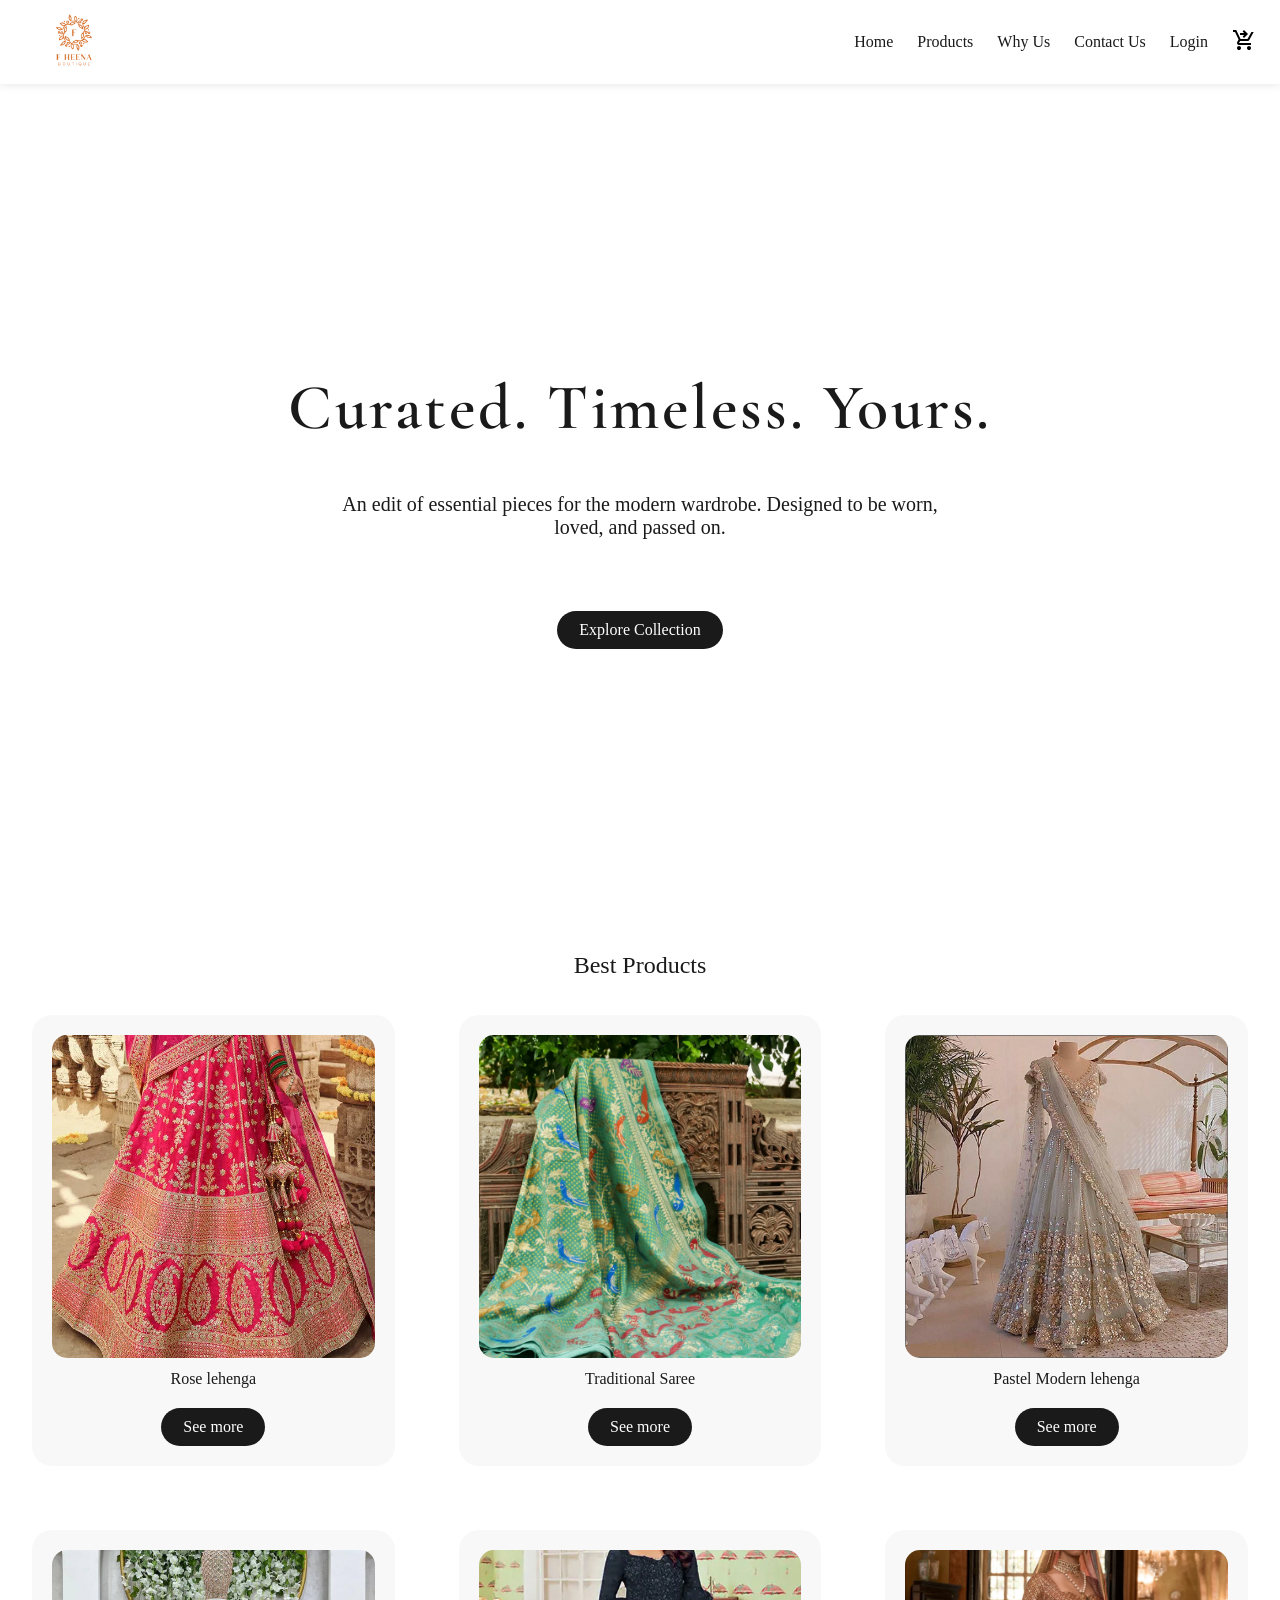
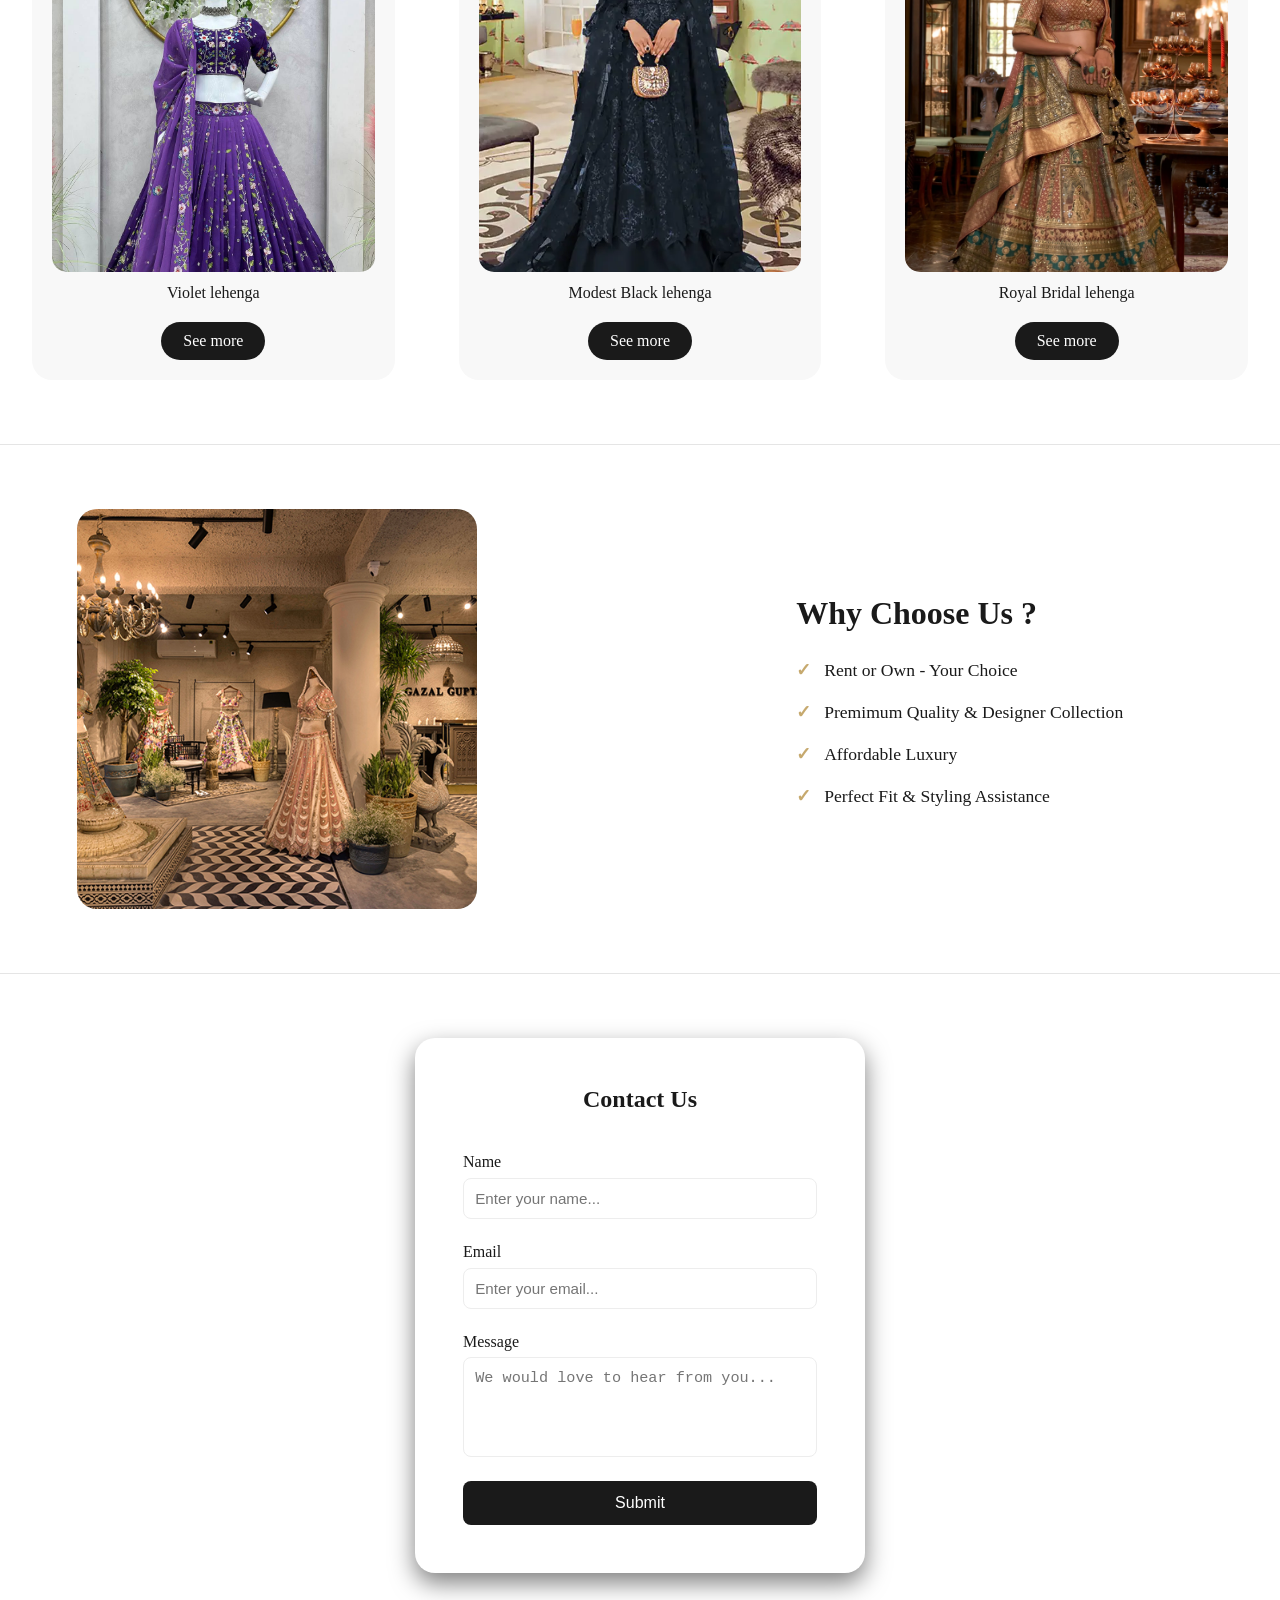
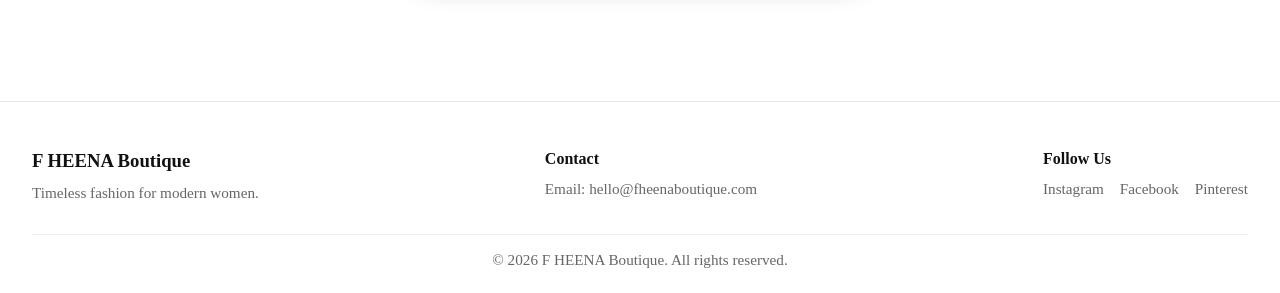
<file: FHEENA/index.html>
<!DOCTYPE html>
<html lang="en">

<head>
  <meta charset="UTF-8" />
  <meta name="viewport" content="width=device-width, initial-scale=1.0" />
  <title>F Heena Boutique</title>
  <link rel="stylesheet" href="css/style.css" />
</head>

<body>
  <header id="header">
    <nav class="navbar">
      <a href="index.html"> <img src="images/logo.png" class="logo" alt="logo" /></a>
      <input type="checkbox" id="sidebaractive">
      <label for="sidebaractive" class="open-sidebar-btn ">
        <svg xmlns="http://www.w3.org/2000/svg" height="32px" viewBox="0 -960 960 960" width="32px" fill="#1C1C1C">
          <path d="M120-240v-80h720v80H120Zm0-200v-80h720v80H120Zm0-200v-80h720v80H120Z" />
        </svg>
      </label>
      <label for="sidebaractive" id="overlay"></label>
      <ul class="nav-links">
        <label for="sidebaractive" class="close-sidebar-btn">
          <svg xmlns="http://www.w3.org/2000/svg" height="32px" viewBox="0 -960 960 960" width="32px" fill="#1C1C1C">
            <path
              d="m256-200-56-56 224-224-224-224 56-56 224 224 224-224 56 56-224 224 224 224-56 56-224-224-224 224Z" />
          </svg>
        </label>
        <li><a href="index.html#home">Home</a></li>
        <li><a href="products.html">Products</a></li>
        <li><a href="#why-us">Why Us</a></li>
        <li><a href="index.html#contact">Contact Us</a></li>
        <li><a href="login.html" id="login-link">Login</a></li>
        <li>
          <a href="cart.html"><svg height="24px" viewBox="0 -960 960 960" width="24px" fill="#000000">
              <path
                d="m480-560-56-56 63-64H320v-80h167l-64-64 57-56 160 160-160 160ZM280-80q-33 0-56.5-23.5T200-160q0-33 23.5-56.5T280-240q33 0 56.5 23.5T360-160q0 33-23.5 56.5T280-80Zm400 0q-33 0-56.5-23.5T600-160q0-33 23.5-56.5T680-240q33 0 56.5 23.5T760-160q0 33-23.5 56.5T680-80ZM40-800v-80h131l170 360h280l156-280h91L692-482q-11 20-29.5 31T622-440H324l-44 80h480v80H280q-45 0-68.5-39t-1.5-79l54-98-144-304H40Z" />
            </svg></a>
        </li>
      </ul>
    </nav>
  </header>

  <section id="home" class="hero">
    <h1>
      Curated. Timeless. <span>Yours.</span>
    </h1>
    <p>
      An edit of essential pieces for the modern wardrobe. Designed to
      be worn, loved, and passed on.
    </p>
    <a href='products.html' class="btn primary cta">Explore Collection</a>

  </section>
  <section class="products_section">
    <h1 class="best">Best Products</h1>
    <div class="product_grid">
      <article class="product_card">
        <img src="images/rose_lehenga.jpg" alt="rose_lehenga">
        <p>Rose lehenga</p>
        <a href="products.html" class="btn primary">See more</a>
      </article>
      <article class="product_card">
        <img src="images/saree.png" alt="rose_lehenga">
        <p>Traditional Saree</p>
        <a href="products.html" class="btn primary">See more</a>
      </article>

      <article class="product_card">
        <img src="images/lehenga1.png" alt="rose_lehenga">
        <p>Pastel Modern lehenga</p>
        <a href="products.html" class="btn primary">See more</a>
      </article>

      <article class="product_card">
        <img src="images/lehenga2.png" alt="rose_lehenga">
        <p>Violet lehenga</p>
        <a href="products.html" class="btn primary">See more</a>
      </article>

      <article class="product_card">
        <img src="images/modest_lehenga.jpg" alt="rose_lehenga">
        <p>Modest Black lehenga</p>
        <a href="products.html" class="btn primary">See more</a>
      </article>

      <article class="product_card">
        <img src="images/royal_wed.jpg" alt="rose_lehenga">
        <p>Royal Bridal lehenga</p>

        <a href="products.html" class="btn primary">See more</a>
      </article>
    </div>
  </section>

  <section class="why-us" id="why-us">
    <div class="image">
      <img src="images/photo.jpg" alt="image">
    </div>
    <div class="info">
      <h1>Why Choose Us ?</h1>
      <ul>
        <li>Rent or Own - Your Choice</li>
        <li>Premimum Quality & Designer Collection</li>
        <li>Affordable Luxury</li>
        <li>Perfect Fit & Styling Assistance</li>
      </ul>
    </div>
  </section>

  <section id="contact" class="contact-section">
    <form class=" forms contact-form" id="feedbackForm">
      <h2>Contact Us</h2>

      <div class="input">
        <label for="name">Name</label>
        <input type="text" id="name" name="name" placeholder="Enter your name..." required>
      </div>

      <div class="input">
        <label for="email">Email</label>
        <input type="email" id="email" name="email" placeholder="Enter your email..." required>
      </div>

      <div class="input">
        <label for="message">Message</label>
        <textarea id="message" name="message" placeholder="We would love to hear from you..." required></textarea>
      </div>

      <button type="submit">Submit</button>
    </form>
  </section>

  <footer class="footer">
    <div class="footer-container">

      <div class="footer-brand">
        <h3>F HEENA Boutique</h3>
        <p>Timeless fashion for modern women.</p>
      </div>

      <div class="footer-contact">
        <h4>Contact</h4>
        <p>Email: <a href="mailto:hello@fheenaboutique.com">hello@fheenaboutique.com</a></p>
      </div>

      <div class="footer-social">
        <h4>Follow Us</h4>
        <div class="social-icons">
          <a href="#" target="_blank">Instagram</a>
          <a href="#" target="_blank">Facebook</a>
          <a href="#" target="_blank">Pinterest</a>
        </div>
      </div>

    </div>

    <div class="footer-bottom">
      <p>© 2026 F HEENA Boutique. All rights reserved.</p>
    </div>
  </footer>
  <script src="JS/main.js"></script>
</body>

</html>
</file>
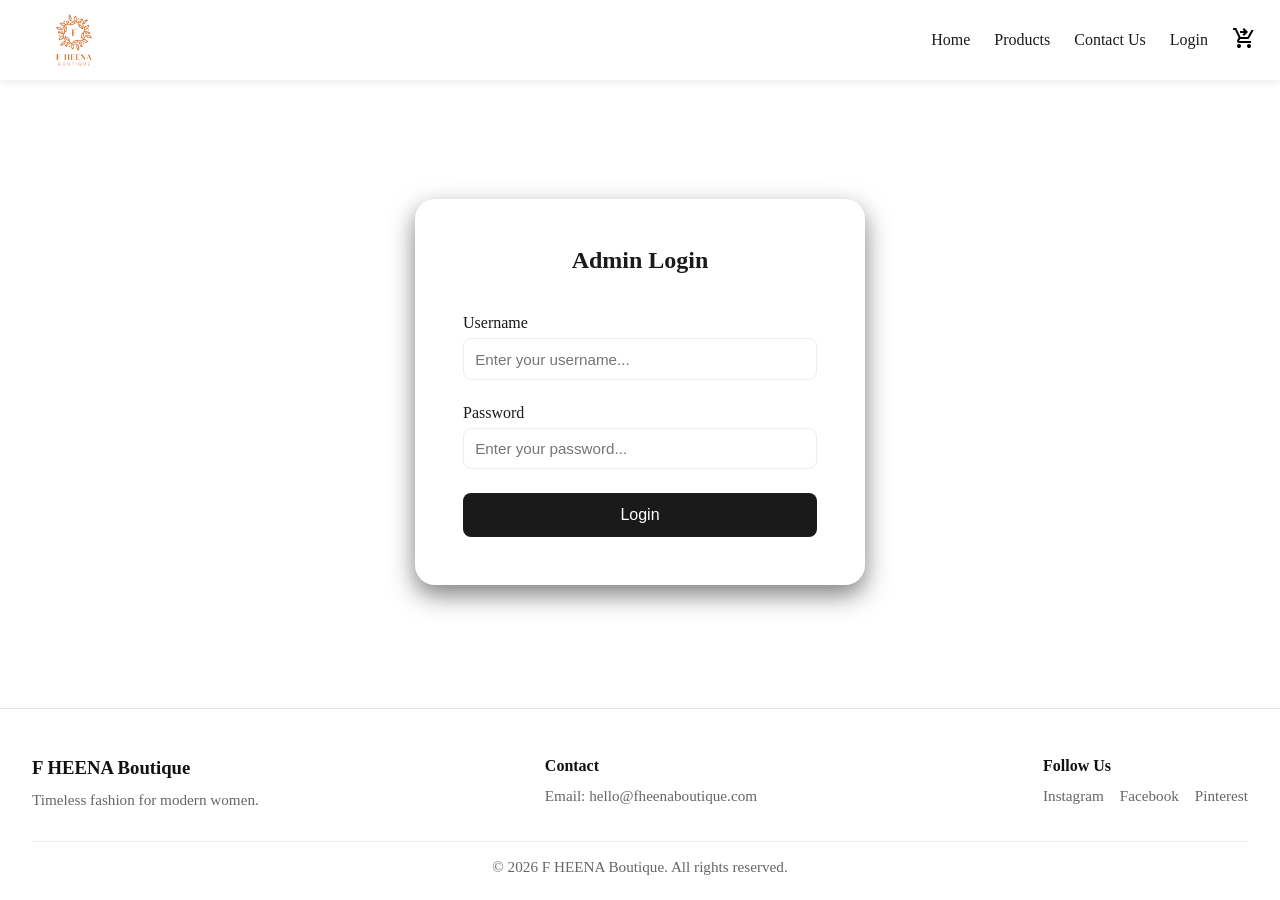
<file: FHEENA/admin-login.html>
<!DOCTYPE html>
<html lang="en">

<head>
    <meta charset="UTF-8">
    <meta name="viewport" content="width=device-width, initial-scale=1.0">
    <title>F HEENA BOUTIQUE - Admin Login</title>
    <link rel="stylesheet" href="css/style.css">
</head>

<body>
    <header id="header">
        <nav class="navbar">
            <img src="images/logo.png" class="logo" alt="logo" />
            <input type="checkbox" id="sidebaractive">
            <label for="sidebaractive" class="open-sidebar-btn ">
                <svg xmlns="http://www.w3.org/2000/svg" height="32px" viewBox="0 -960 960 960" width="32px"
                    fill="#1C1C1C">
                    <path d="M120-240v-80h720v80H120Zm0-200v-80h720v80H120Zm0-200v-80h720v80H120Z" />
                </svg>
            </label>
            <label for="sidebaractive" id="overlay"></label>
            <ul class="nav-links">
                <label for="sidebaractive" class="close-sidebar-btn">
                    <svg xmlns="http://www.w3.org/2000/svg" height="32px" viewBox="0 -960 960 960" width="32px"
                        fill="#1C1C1C">
                        <path
                            d="m256-200-56-56 224-224-224-224 56-56 224 224 224-224 56 56-224 224 224 224-56 56-224-224-224 224Z" />
                    </svg>
                </label>
                <li><a href="index.html#home">Home</a></li>
                <li><a href="products.html">Products</a></li>

                <li><a href="index.html#contact">Contact Us</a></li>
                <li><a href="login.html" id="login-link">Login</a></li>
                <li>
                    <a href="cart.html"><svg height="24px" viewBox="0 -960 960 960" width="24px" fill="#000000">
                            <path
                                d="m480-560-56-56 63-64H320v-80h167l-64-64 57-56 160 160-160 160ZM280-80q-33 0-56.5-23.5T200-160q0-33 23.5-56.5T280-240q33 0 56.5 23.5T360-160q0 33-23.5 56.5T280-80Zm400 0q-33 0-56.5-23.5T600-160q0-33 23.5-56.5T680-240q33 0 56.5 23.5T760-160q0 33-23.5 56.5T680-80ZM40-800v-80h131l170 360h280l156-280h91L692-482q-11 20-29.5 31T622-440H324l-44 80h480v80H280q-45 0-68.5-39t-1.5-79l54-98-144-304H40Z" />
                        </svg></a>
                </li>
            </ul>
        </nav>
    </header>

    <section id="admin-login-section">
        <h2 id="admin-login-status" class="confirmation-status"></h2>
        <form class="admin-login" id="admin-form">
            <h2>Admin Login</h2>

            <div class="input">
                <label for="username">Username</label>
                <input type="text" id="admin-username" name="username" placeholder="Enter your username..." required>
            </div>

            <div class="input">
                <label for="password">Password</label>
                <input type="text" id="admin-password" name="password" placeholder="Enter your password..." required>
            </div>
            <button type="submit">Login</button>

        </form>
    </section>

    <footer class="footer">
        <div class="footer-container">

            <div class="footer-brand">
                <h3>F HEENA Boutique</h3>
                <p>Timeless fashion for modern women.</p>
            </div>

            <div class="footer-contact">
                <h4>Contact</h4>
                <p>Email: <a href="mailto:hello@fheenaboutique.com">hello@fheenaboutique.com</a></p>
            </div>

            <div class="footer-social">
                <h4>Follow Us</h4>
                <div class="social-icons">
                    <a href="#" target="_blank">Instagram</a>
                    <a href="#" target="_blank">Facebook</a>
                    <a href="#" target="_blank">Pinterest</a>
                </div>
            </div>

        </div>

        <div class="footer-bottom">
            <p>© 2026 F HEENA Boutique. All rights reserved.</p>
        </div>
    </footer>

    <script src="JS/main.js"></script>
</body>

</html>
</file>
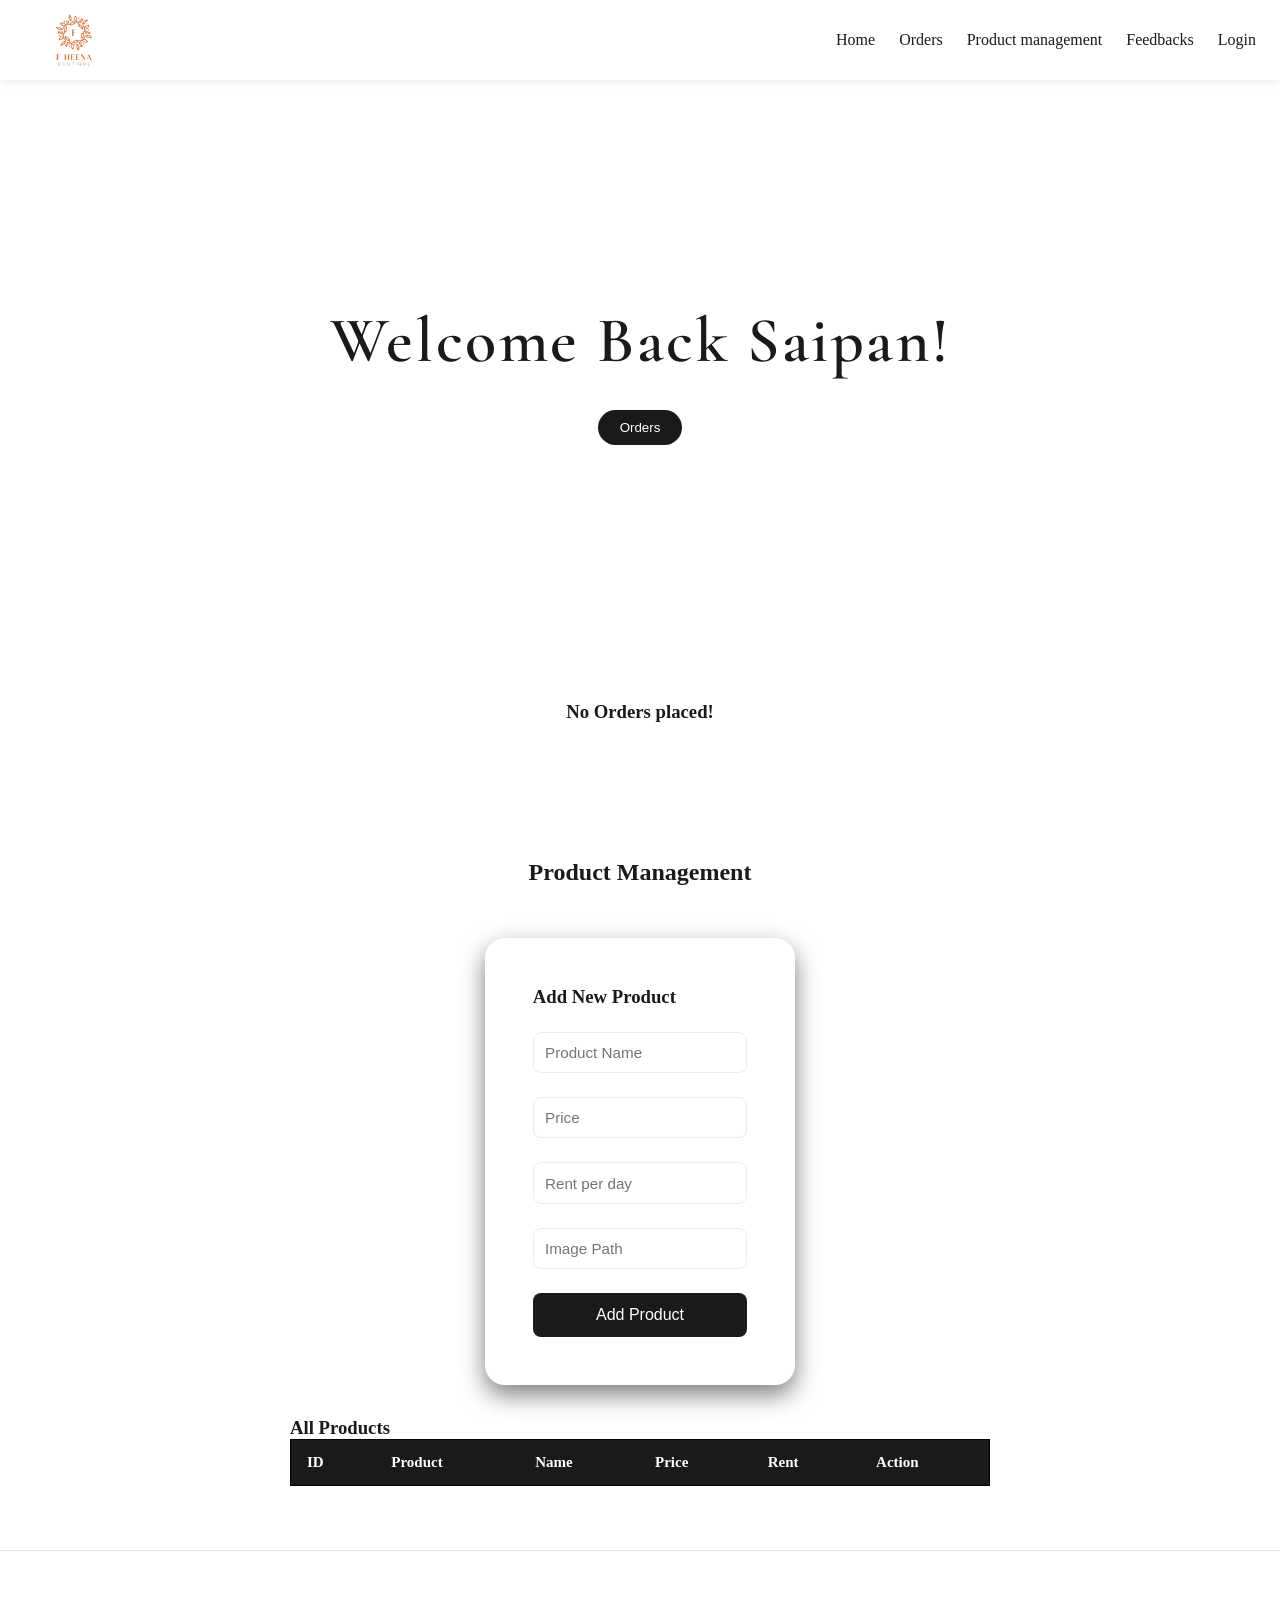
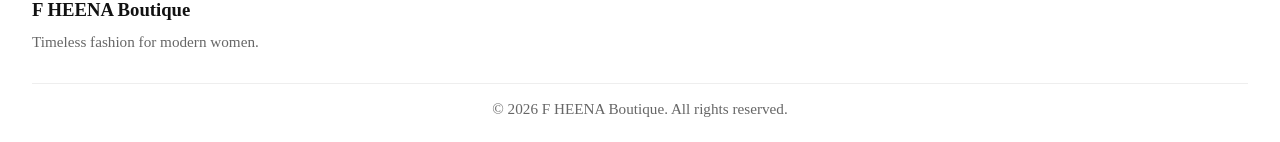
<file: FHEENA/admin.html>
<!DOCTYPE html>
<html lang="en">

<head>
    <meta charset="UTF-8">
    <meta name="viewport" content="width=device-width, initial-scale=1.0">
    <title>F HEENA BOUTIQUE | Admin</title>
    <link rel="stylesheet" href="css/style.css">
</head>

<body>
    <header id="header">
        <nav class="navbar">
            <img src="images/logo.png" class="logo" alt="logo" />
            <input type="checkbox" id="sidebaractive">
            <label for="sidebaractive" class="open-sidebar-btn ">
                <svg xmlns="http://www.w3.org/2000/svg" height="32px" viewBox="0 -960 960 960" width="32px"
                    fill="#1C1C1C">
                    <path d="M120-240v-80h720v80H120Zm0-200v-80h720v80H120Zm0-200v-80h720v80H120Z" />
                </svg>
            </label>
            <label for="sidebaractive" id="overlay"></label>
            <ul class="nav-links">
                <label for="sidebaractive" class="close-sidebar-btn">
                    <svg xmlns="http://www.w3.org/2000/svg" height="32px" viewBox="0 -960 960 960" width="32px"
                        fill="#1C1C1C">
                        <path
                            d="m256-200-56-56 224-224-224-224 56-56 224 224 224-224 56 56-224 224 224 224-56 56-224-224-224 224Z" />
                    </svg>
                </label>
                <li><a href="#home">Home</a></li>
                <li><a href="#orders">Orders</a></li>
                <li><a href="#productManagement">Product management</a></li>
                <li><a href="#feedbacks">Feedbacks</a></li>
                <li><a href="admin-login.html" id="login-link">Login</a></li>

            </ul>
        </nav>
    </header>
    <section id="home" class="adminHome">
        <div class="greetings">
            <h1>
                Welcome Back Saipan!
            </h1>
            <button id="orderRed" onclick="window.location.href='#orders'">Orders</button>
        </div>
    </section>
    <section id="orders">
        <div class="orders">
            <h2>Orders</h2>
            <table>
                <thead>
                    <tr>
                        <th>Username</th>
                        <th>Product Id</th>
                        <th>Product</th>
                        <th>Name</th>
                        <th>Mode</th>
                        <th>Status</th>
                        <th colspan="2">Action</th>
                    </tr>

                </thead>
                <tbody class="orderTable">


                </tbody>
            </table>
        </div>
    </section>
    <section id="productManagement" class="productManagement">

        <h2>Product Management</h2>

        <div class="product-container">

            <!-- Add Product Card -->
            <div class="add-product">

                <form class="user-login" id="productForm">
                    <h3>Add New Product</h3>
                    <div class="input">
                        <input type="text" id="productTitle" placeholder="Product Name" required>
                    </div>
                    <div class="input">
                        <input type="number" id="productPrice" placeholder="Price" required>
                    </div>
                    <div class="input">
                        <input type="number" id="productRent" placeholder="Rent per day" required>
                    </div>
                    <div class="input">
                        <input type="text" id="productImage" placeholder="Image Path" required>
                    </div>
                    <button type="submit">Add Product</button>
                </form>
            </div>

            <!-- Product Table -->
            <div class="product-list">

                <h3>All Products</h3>

                <table class="cartTable">
                    <thead>
                        <tr>
                            <th>ID</th>
                            <th>Product</th>
                            <th>Name</th>
                            <th>Price</th>
                            <th>Rent</th>
                            <th>Action</th>
                        </tr>
                    </thead>

                    <tbody id="productTable"></tbody>

                </table>

            </div>

        </div>

    </section>
    <section id="feedbacks">

    </section>

    <footer class="footer">
        <div class="footer-container">

            <div class="footer-brand">
                <h3>F HEENA Boutique</h3>
                <p>Timeless fashion for modern women.</p>
            </div>

            <!-- <div class="footer-contact">
                <h4>Contact</h4>
                <p>Email: <a href="mailto:hello@fheenaboutique.com">hello@fheenaboutique.com</a></p>
            </div>
     -->
            <!-- <div class="footer-social">
                <h4>Follow Us</h4>
                <div class="social-icons">
                    <a href="#" target="_blank">Instagram</a>
                    <a href="#" target="_blank">Facebook</a>
                    <a href="#" target="_blank">Pinterest</a>
                </div>
            </div> -->

        </div>

        <div class="footer-bottom">
            <p>© 2026 F HEENA Boutique. All rights reserved.</p>
        </div>
    </footer>

    <script src="JS/main.js"></script>
</body>

</html>
</file>
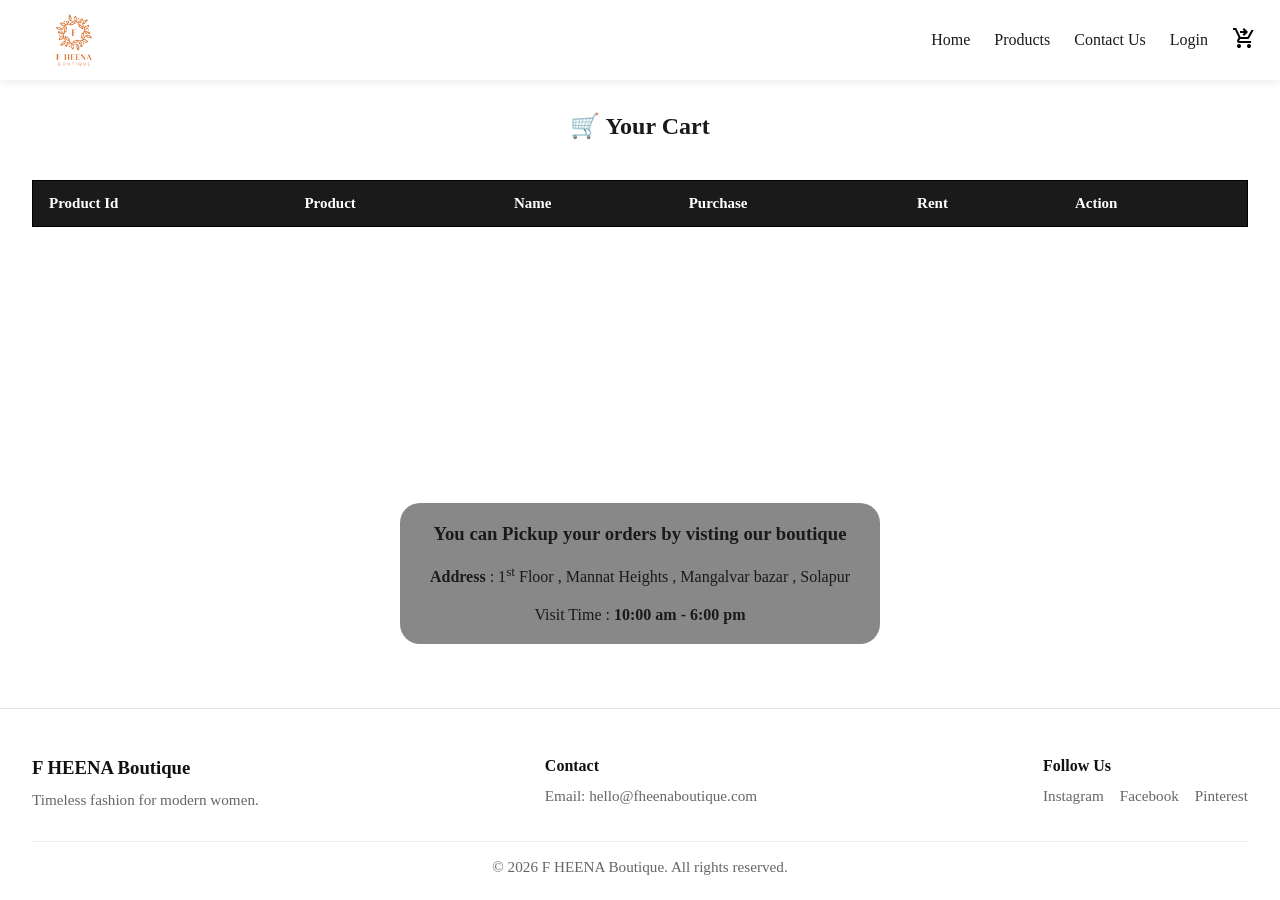
<file: FHEENA/cart.html>
<!DOCTYPE html>
<html lang="en">

<head>
    <meta charset="UTF-8">
    <meta name="viewport" content="width=device-width, initial-scale=1.0">
    <title>F HEENA BOUTIQUE | Cart Module</title>
    <link rel="stylesheet" href="css/style.css">
</head>

<body>
    <header id="header">
        <nav class="navbar">
            <img src="images/logo.png" class="logo" alt="logo" />
            <input type="checkbox" id="sidebaractive">
            <label for="sidebaractive" class="open-sidebar-btn ">
                <svg xmlns="http://www.w3.org/2000/svg" height="32px" viewBox="0 -960 960 960" width="32px"
                    fill="#1C1C1C">
                    <path d="M120-240v-80h720v80H120Zm0-200v-80h720v80H120Zm0-200v-80h720v80H120Z" />
                </svg>
            </label>
            <label for="sidebaractive" id="overlay"></label>
            <ul class="nav-links">
                <label for="sidebaractive" class="close-sidebar-btn">
                    <svg xmlns="http://www.w3.org/2000/svg" height="32px" viewBox="0 -960 960 960" width="32px"
                        fill="#1C1C1C">
                        <path
                            d="m256-200-56-56 224-224-224-224 56-56 224 224 224-224 56 56-224 224 224 224-56 56-224-224-224 224Z" />
                    </svg>
                </label>
                <li><a href="index.html#home">Home</a></li>
                <li><a href="products.html">Products</a></li>

                <li><a href="index.html#contact">Contact Us</a></li>
                <li><a href="login.html" id="login-link">Login</a></li>
                <li>
                    <a href="cart.html"><svg height="24px" viewBox="0 -960 960 960" width="24px" fill="#000000">
                            <path
                                d="m480-560-56-56 63-64H320v-80h167l-64-64 57-56 160 160-160 160ZM280-80q-33 0-56.5-23.5T200-160q0-33 23.5-56.5T280-240q33 0 56.5 23.5T360-160q0 33-23.5 56.5T280-80Zm400 0q-33 0-56.5-23.5T600-160q0-33 23.5-56.5T680-240q33 0 56.5 23.5T760-160q0 33-23.5 56.5T680-80ZM40-800v-80h131l170 360h280l156-280h91L692-482q-11 20-29.5 31T622-440H324l-44 80h480v80H280q-45 0-68.5-39t-1.5-79l54-98-144-304H40Z" />
                        </svg>
                    </a>
                </li>
            </ul>
        </nav>
    </header>
    <section class="cart-section">
        <div class="cart-wrapper" id="cart-wrapper ">
            <h2>🛒 Your Cart</h2>

            <div id="cartContent">
                <table class="cartTable">
                    <thead>
                        <tr>
                            <th>Product Id</th>
                            <th>Product</th>
                            <th>Name</th>
                            <th>Purchase</th>
                            <th>Rent</th>
                            <th colspan="3" id="action">Action</th>
                        </tr>
                    </thead>
                    <tbody id="cartItems">

                    </tbody>
                </table>
            </div>
        </div>


    </section>
    <section class="pickup">
        <div class="pickup-msg">
            <h3>You can Pickup your orders by visting our boutique</h3>
            <p><span>Address </span>: 1<sup>st</sup> Floor , Mannat Heights , Mangalvar bazar , Solapur</p>
            <p>Visit Time : <span>10:00 am - 6:00 pm</span></p>
        </div>
    </section>
    <footer class="footer">
        <div class="footer-container">

            <div class="footer-brand">
                <h3>F HEENA Boutique</h3>
                <p>Timeless fashion for modern women.</p>
            </div>

            <div class="footer-contact">
                <h4>Contact</h4>
                <p>Email: <a href="mailto:hello@fheenaboutique.com">hello@fheenaboutique.com</a></p>
            </div>

            <div class="footer-social">
                <h4>Follow Us</h4>
                <div class="social-icons">
                    <a href="#" target="_blank">Instagram</a>
                    <a href="#" target="_blank">Facebook</a>
                    <a href="#" target="_blank">Pinterest</a>
                </div>
            </div>

        </div>

        <div class="footer-bottom">
            <p>© 2026 F HEENA Boutique. All rights reserved.</p>
        </div>
    </footer>
    <script src="JS/main.js"></script>
</body>

</html>
</file>
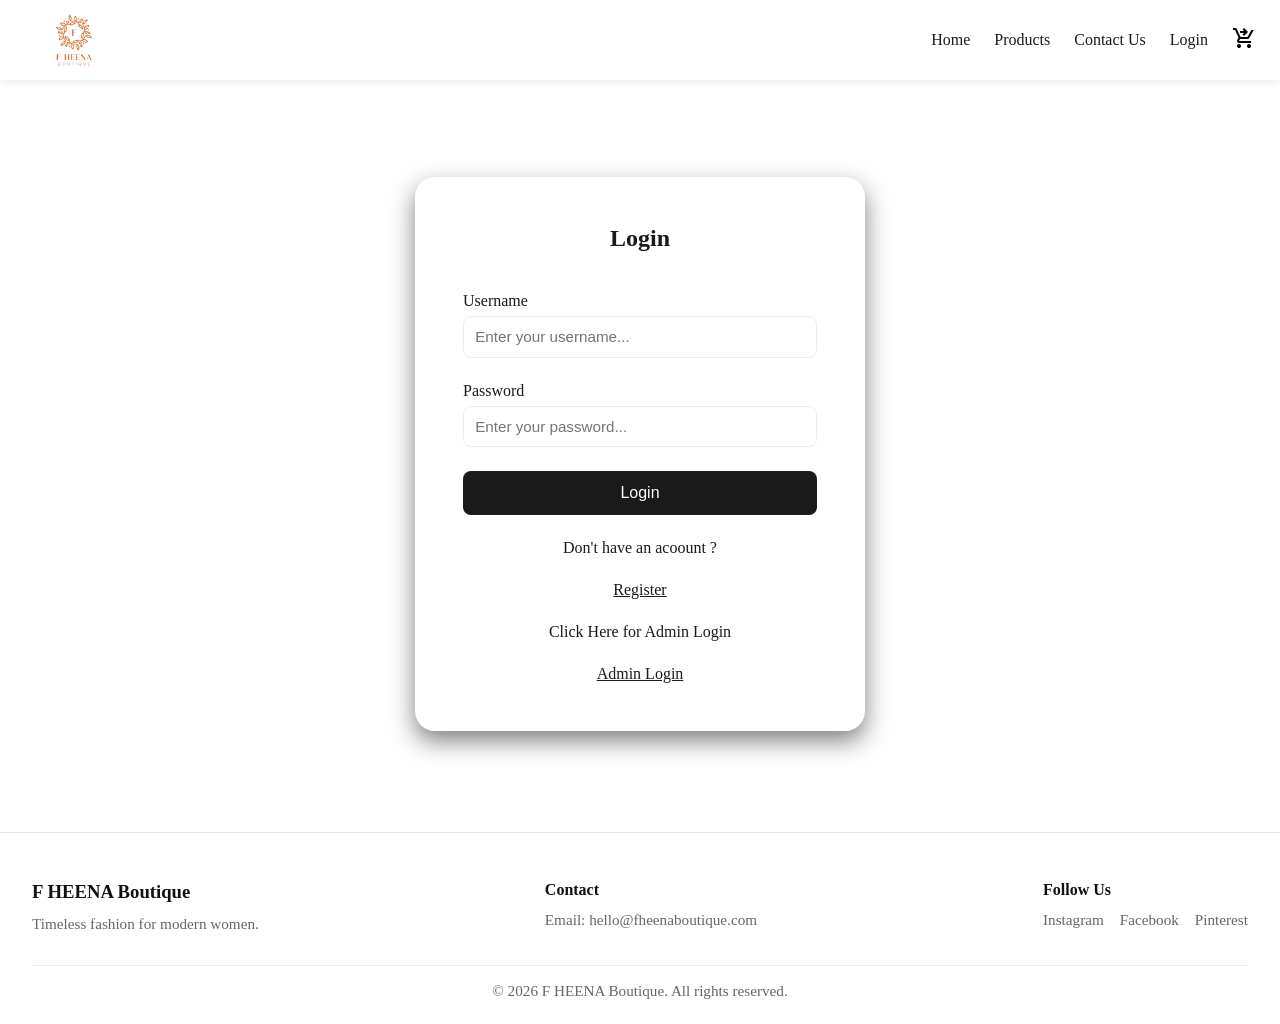
<file: FHEENA/login.html>
<!DOCTYPE html>
<html lang="en">

<head>
    <meta charset="UTF-8">
    <meta name="viewport" content="width=device-width, initial-scale=1.0">
    <title>F HEEna BOUTIQUE - LOGIN</title>
    <link rel="stylesheet" href="css/style.css">
</head>

<body>
    <header id="header">
        <nav class="navbar">
            <img src="images/logo.png" class="logo" alt="logo" />
            <input type="checkbox" id="sidebaractive">
            <label for="sidebaractive" class="open-sidebar-btn ">
                <svg xmlns="http://www.w3.org/2000/svg" height="32px" viewBox="0 -960 960 960" width="32px"
                    fill="#1C1C1C">
                    <path d="M120-240v-80h720v80H120Zm0-200v-80h720v80H120Zm0-200v-80h720v80H120Z" />
                </svg>
            </label>
            <label for="sidebaractive" id="overlay"></label>
            <ul class="nav-links">
                <label for="sidebaractive" class="close-sidebar-btn">
                    <svg xmlns="http://www.w3.org/2000/svg" height="32px" viewBox="0 -960 960 960" width="32px"
                        fill="#1C1C1C">
                        <path
                            d="m256-200-56-56 224-224-224-224 56-56 224 224 224-224 56 56-224 224 224 224-56 56-224-224-224 224Z" />
                    </svg>
                </label>
                <li><a href="index.html#home">Home</a></li>
                <li><a href="products.html">Products</a></li>

                <li><a href="index.html#contact">Contact Us</a></li>
                <li><a href="login.html" id="login-link">Login</a></li>
                <li>
                    <a href="cart.html"><svg height="24px" viewBox="0 -960 960 960" width="24px" fill="#000000">
                            <path
                                d="m480-560-56-56 63-64H320v-80h167l-64-64 57-56 160 160-160 160ZM280-80q-33 0-56.5-23.5T200-160q0-33 23.5-56.5T280-240q33 0 56.5 23.5T360-160q0 33-23.5 56.5T280-80Zm400 0q-33 0-56.5-23.5T600-160q0-33 23.5-56.5T680-240q33 0 56.5 23.5T760-160q0 33-23.5 56.5T680-80ZM40-800v-80h131l170 360h280l156-280h91L692-482q-11 20-29.5 31T622-440H324l-44 80h480v80H280q-45 0-68.5-39t-1.5-79l54-98-144-304H40Z" />
                        </svg></a>
                </li>
            </ul>
        </nav>
    </header>

    <section id="user-login">
        <h2 id="user-login-status" class="confirmation-status"></h2>
        <form class="user-login" id="login-form">
            <h2>Login</h2>

            <div class="input">
                <label for="username">Username</label>
                <input type="text" id="username" name="username" placeholder="Enter your username..." required>
            </div>

            <div class="input">
                <label for="password">Password</label>
                <input type="text" id="password" name="password" placeholder="Enter your password..." required>
            </div>
            <button type="submit">Login</button>
            <p>Don't have an acoount ?</p>
            <a href="signup.html">Register</a>

            <p>Click Here for Admin Login</p>
            <a href="admin-login.html">Admin Login</a>
        </form>
    </section>

    <footer class="footer">
        <div class="footer-container">

            <div class="footer-brand">
                <h3>F HEENA Boutique</h3>
                <p>Timeless fashion for modern women.</p>
            </div>

            <div class="footer-contact">
                <h4>Contact</h4>
                <p>Email: <a href="mailto:hello@fheenaboutique.com">hello@fheenaboutique.com</a></p>
            </div>

            <div class="footer-social">
                <h4>Follow Us</h4>
                <div class="social-icons">
                    <a href="#" target="_blank">Instagram</a>
                    <a href="#" target="_blank">Facebook</a>
                    <a href="#" target="_blank">Pinterest</a>
                </div>
            </div>

        </div>

        <div class="footer-bottom">
            <p>© 2026 F HEENA Boutique. All rights reserved.</p>
        </div>
    </footer>
    <script src="JS/main.js"></script>
</body>

</html>
</file>
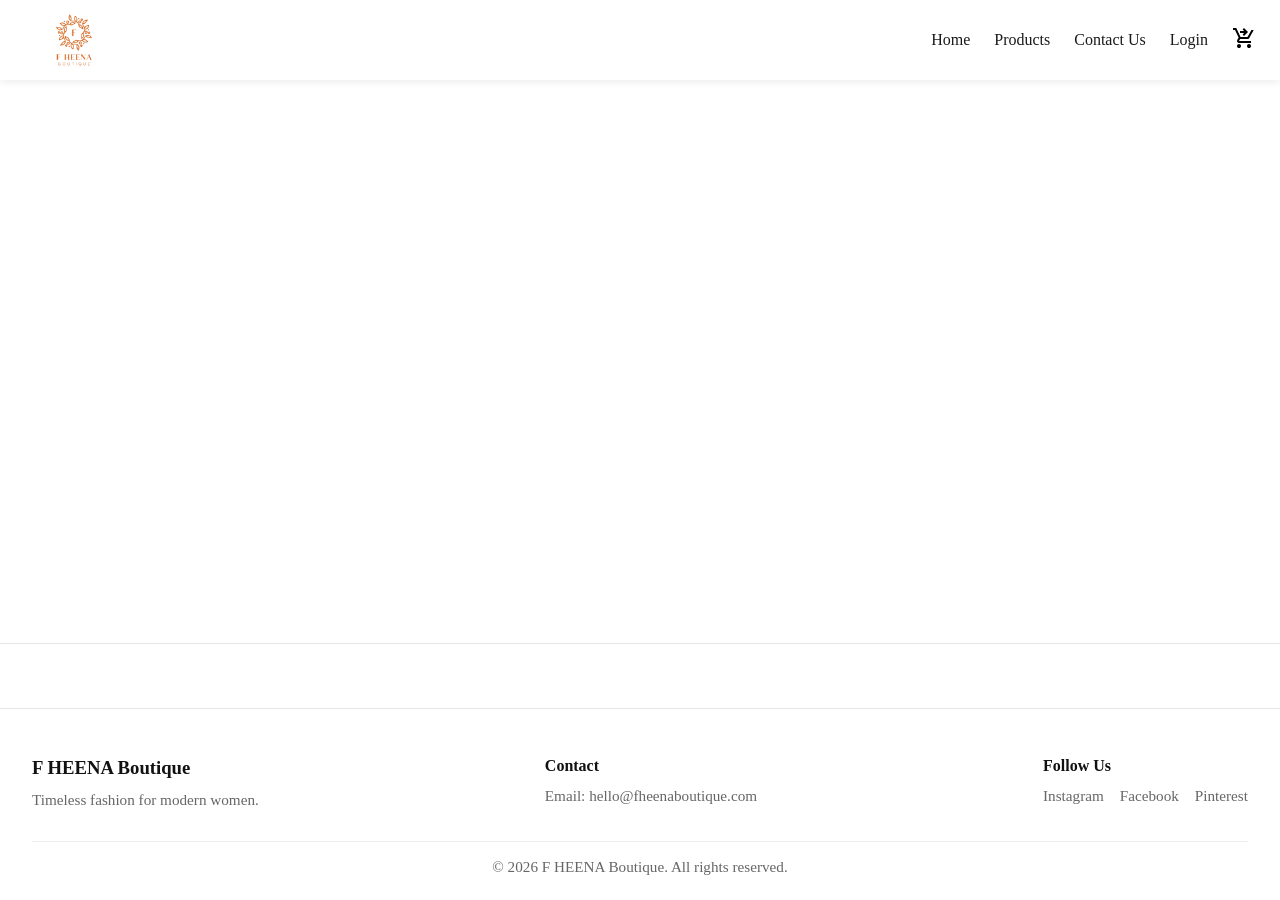
<file: FHEENA/products.html>
<!DOCTYPE html>
<html lang="en">

<head>
    <meta charset="UTF-8">
    <meta name="viewport" content="width=device-width, initial-scale=1.0">
    <title>F HEENA BOUTIQUE - product listing</title>
    <link rel="stylesheet" href="css/style.css">
</head>

<body>
    <header id="header">
        <nav class="navbar">
            <img src="images/logo.png" class="logo" alt="logo" />
            <input type="checkbox" id="sidebaractive">
            <label for="sidebaractive" class="open-sidebar-btn ">
                <svg xmlns="http://www.w3.org/2000/svg" height="32px" viewBox="0 -960 960 960" width="32px"
                    fill="#1C1C1C">
                    <path d="M120-240v-80h720v80H120Zm0-200v-80h720v80H120Zm0-200v-80h720v80H120Z" />
                </svg>
            </label>
            <label for="sidebaractive" id="overlay"></label>
            <ul class="nav-links">
                <label for="sidebaractive" class="close-sidebar-btn">
                    <svg xmlns="http://www.w3.org/2000/svg" height="32px" viewBox="0 -960 960 960" width="32px"
                        fill="#1C1C1C">
                        <path
                            d="m256-200-56-56 224-224-224-224 56-56 224 224 224-224 56 56-224 224 224 224-56 56-224-224-224 224Z" />
                    </svg>
                </label>
                <li><a href="index.html#home">Home</a></li>
                <li><a href="products.html">Products</a></li>

                <li><a href="index.html#contact">Contact Us</a></li>
                <li><a href="login.html" id="login-link">Login</a></li>
                <li>
                    <a href="cart.html"><svg height="24px" viewBox="0 -960 960 960" width="24px" fill="#000000">
                            <path
                                d="m480-560-56-56 63-64H320v-80h167l-64-64 57-56 160 160-160 160ZM280-80q-33 0-56.5-23.5T200-160q0-33 23.5-56.5T280-240q33 0 56.5 23.5T360-160q0 33-23.5 56.5T280-80Zm400 0q-33 0-56.5-23.5T600-160q0-33 23.5-56.5T680-240q33 0 56.5 23.5T760-160q0 33-23.5 56.5T680-80ZM40-800v-80h131l170 360h280l156-280h91L692-482q-11 20-29.5 31T622-440H324l-44 80h480v80H280q-45 0-68.5-39t-1.5-79l54-98-144-304H40Z" />
                        </svg></a>
                </li>
            </ul>
        </nav>
    </header>

    <section class="products_section">
        <div class="product_grid" id="product-grid">
        </div>
    </section>

    <footer class="footer">
        <div class="footer-container">

            <div class="footer-brand">
                <h3>F HEENA Boutique</h3>
                <p>Timeless fashion for modern women.</p>
            </div>

            <div class="footer-contact">
                <h4>Contact</h4>
                <p>Email: <a href="mailto:hello@fheenaboutique.com">hello@fheenaboutique.com</a></p>
            </div>

            <div class="footer-social">
                <h4>Follow Us</h4>
                <div class="social-icons">
                    <a href="#" target="_blank">Instagram</a>
                    <a href="#" target="_blank">Facebook</a>
                    <a href="#" target="_blank">Pinterest</a>
                </div>
            </div>

        </div>

        <div class="footer-bottom">
            <p>© 2026 F HEENA Boutique. All rights reserved.</p>
        </div>
    </footer>
    <script src="JS/main.js"></script>
</body>

</html>
</file>
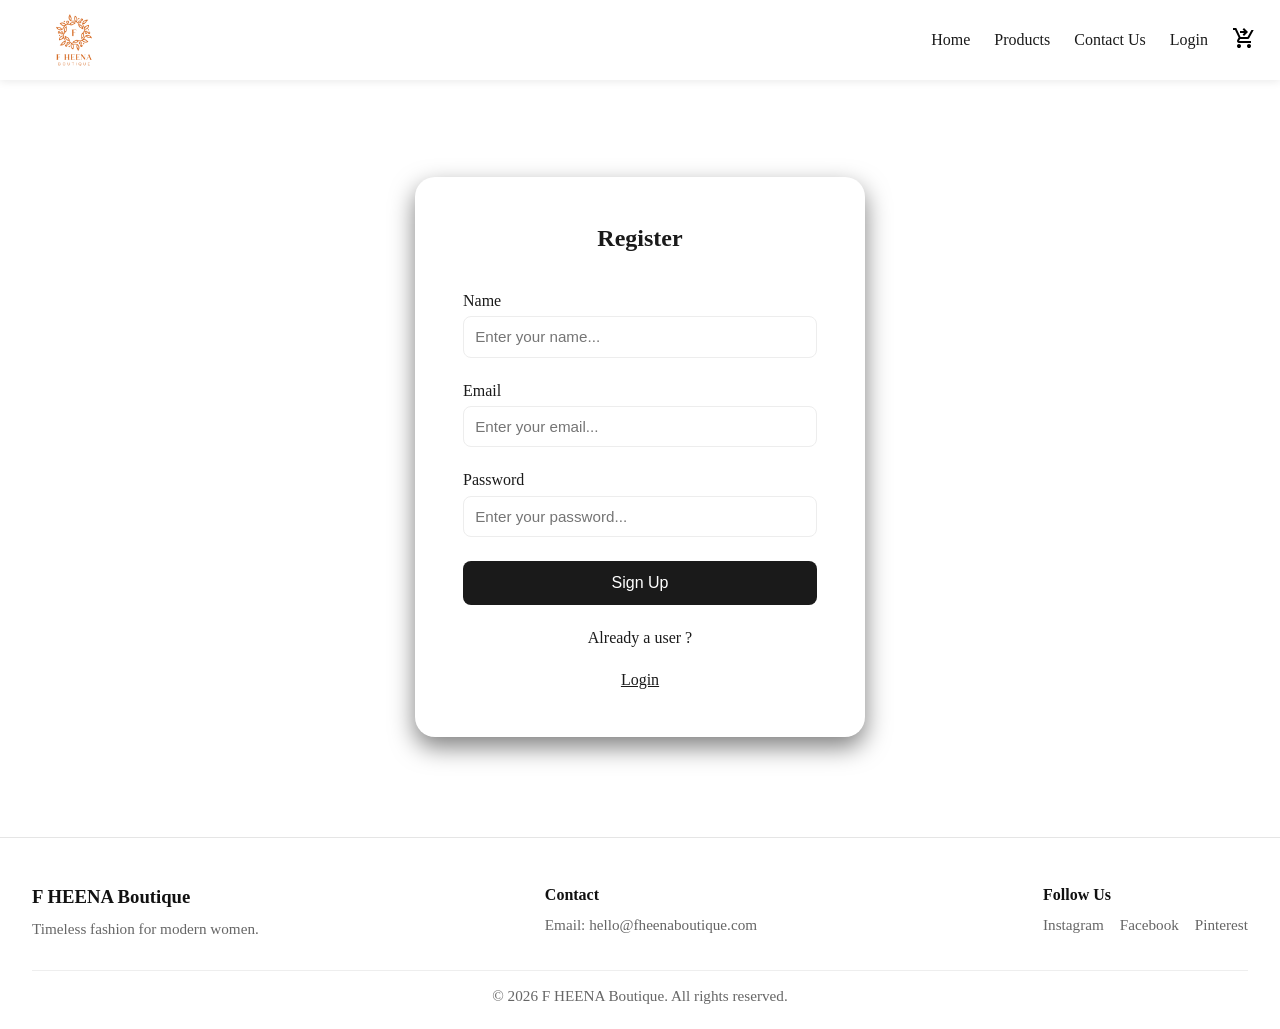
<file: FHEENA/signup.html>
<!DOCTYPE html>
<html lang="en">

<head>
    <meta charset="UTF-8">
    <meta name="viewport" content="width=device-width, initial-scale=1.0">
    <title>F HEENA BOUTIQUE - Signup Module</title>
    <link rel="stylesheet" href="css/style.css">
</head>

<body>
    <header id="header">
        <nav class="navbar">
            <img src="images/logo.png" class="logo" alt="logo" />
            <input type="checkbox" id="sidebaractive">
            <label for="sidebaractive" class="open-sidebar-btn ">
                <svg xmlns="http://www.w3.org/2000/svg" height="32px" viewBox="0 -960 960 960" width="32px"
                    fill="#1C1C1C">
                    <path d="M120-240v-80h720v80H120Zm0-200v-80h720v80H120Zm0-200v-80h720v80H120Z" />
                </svg>
            </label>
            <label for="sidebaractive" id="overlay"></label>
            <ul class="nav-links">
                <label for="sidebaractive" class="close-sidebar-btn">
                    <svg xmlns="http://www.w3.org/2000/svg" height="32px" viewBox="0 -960 960 960" width="32px"
                        fill="#1C1C1C">
                        <path
                            d="m256-200-56-56 224-224-224-224 56-56 224 224 224-224 56 56-224 224 224 224-56 56-224-224-224 224Z" />
                    </svg>
                </label>
                <li><a href="index.html#home">Home</a></li>
                <li><a href="products.html">Products</a></li>

                <li><a href="index.html#contact">Contact Us</a></li>
                <li><a href="login.html" id="login-link">Login</a></li>
                <li>
                    <a href="cart.html"><svg height="24px" viewBox="0 -960 960 960" width="24px" fill="#000000">
                            <path
                                d="m480-560-56-56 63-64H320v-80h167l-64-64 57-56 160 160-160 160ZM280-80q-33 0-56.5-23.5T200-160q0-33 23.5-56.5T280-240q33 0 56.5 23.5T360-160q0 33-23.5 56.5T280-80Zm400 0q-33 0-56.5-23.5T600-160q0-33 23.5-56.5T680-240q33 0 56.5 23.5T760-160q0 33-23.5 56.5T680-80ZM40-800v-80h131l170 360h280l156-280h91L692-482q-11 20-29.5 31T622-440H324l-44 80h480v80H280q-45 0-68.5-39t-1.5-79l54-98-144-304H40Z" />
                        </svg></a>
                </li>
            </ul>
        </nav>
    </header>
    <section id="user-signup">
        <h2 id="user-reg-status" class="confirmation-status"></h2>

        <form class="user-signup" id="user-reg-form">
            <h2>Register</h2>

            <div class="input">
                <label for="name">Name</label>
                <input type="text" id="username" name="name" placeholder="Enter your name..." required>
            </div>

            <div class="input">
                <label for="email">Email</label>
                <input type="email" id="email" name="email" placeholder="Enter your email..." required>
            </div>

            <div class="input">
                <label for="password">Password</label>
                <input type="text" id="password" name="password" placeholder="Enter your password..." required>
            </div>


            <button type="submit">Sign Up</button>

            <p>Already a user ?</p>
            <a href="login.html">Login</a>
        </form>

    </section>


    <footer class="footer">
        <div class="footer-container">

            <div class="footer-brand">
                <h3>F HEENA Boutique</h3>
                <p>Timeless fashion for modern women.</p>
            </div>

            <div class="footer-contact">
                <h4>Contact</h4>
                <p>Email: <a href="mailto:hello@fheenaboutique.com">hello@fheenaboutique.com</a></p>
            </div>

            <div class="footer-social">
                <h4>Follow Us</h4>
                <div class="social-icons">
                    <a href="#" target="_blank">Instagram</a>
                    <a href="#" target="_blank">Facebook</a>
                    <a href="#" target="_blank">Pinterest</a>
                </div>
            </div>

        </div>

        <div class="footer-bottom">
            <p>© 2026 F HEENA Boutique. All rights reserved.</p>
        </div>
    </footer>

    <script src="JS/main.js"></script>
</body>

</html>
</file>
<file: FHEENA/css/style.css>
@import url('https://fonts.googleapis.com/css2?family=Cormorant+Garamond:wght@300;400;500;600&family=Inter:wght@300;400;500&display=swap');

:root {
    --pure-white: #FFFFFF;
    --off-white: #F8F8F8;
    --light-gray: #EDEDED;
    --medium-gray: #888888;
    --dark-gray: #1A1A1A;
    --accent: #C6A96E;
}

html {
    scroll-behavior: smooth;
}

* {
    padding: 0;
    margin: 0;
    box-sizing: border-box;
}

body {
    background-color: var(--pure-white);
    min-height: 100vh;
    display: grid;
    grid-template-rows: auto 1fr;
    font-family: 'Georgia', serif;
    color: var(--dark-gray);
}

header {
    background-color: var(--pure-white);
    position: sticky;
    top: 0;
    z-index: 1000;
    box-shadow: 0 2px 8px rgba(0, 0, 0, 0.08);
}

.navbar {
    width: 100%;
    display: flex;
    padding: 0 1.5rem;
    justify-content: space-between;
    align-items: center;
}

.nav-links {
    display: flex;
    justify-content: space-around;
    align-items: center;
    gap: 1.5rem;
}

.nav-links li {
    list-style-type: none;
}

.nav-links li a {
    text-decoration: none;
    font-weight: 500;
    color: var(--dark-gray);
    transition: 0.3s ease;
}

.nav-links li a:hover {
    color: var(--accent);
    cursor: pointer;
}

svg:hover {
    fill: var(--accent);
    cursor: pointer;
    transition: 0.3s ease-in;
}

.navbar .logo {
    height: 80px;
}



#sidebaractive {
    display: none;
}

.close-sidebar-btn,
.open-sidebar-btn {

    display: none;
}

@media (max-width:550px) {
    .nav-links {

        flex-direction: column;
        align-items: flex-start;
        position: fixed;
        justify-content: flex-start;
        gap: 0;
        top: 0;
        right: -100%;
        z-index: 10;
        width: 250px;
        height: 100%;
        background-color: var(--pure-white);
        box-shadow: -5px 0 5px rgba(0, 0, 0, 0.25);
        transition: 0.75s ease-out;
    }

    .nav-links li {
        width: 100%;
    }


    .nav-links li a {
        /* padding-left: 2rem; */
        display: block;
        padding: 18px 30px;
        height: 100%;
        /* width: 100%; */
        padding: 2rem;
        justify-content: flex-start;
        align-content: flex-start;
        transition: 400ms ease-out;
    }

    .nav-links li a:hover {
        background: var(--medium-gray);
    }

    .open-sidebar-btn,
    .close-sidebar-btn {
        padding: 30px 30px;
        display: block;
        margin-bottom: 0;
    }

    .open-sidebar-btn {

        margin-left: auto;
    }

    #sidebaractive:checked~.nav-links {
        right: 0;
    }

    #sidebaractive:checked~#overlay {
        height: 100%;
        width: 100%;
        position: fixed;
        top: 0;
        left: 0;
        z-index: 9;
        background-color: rgba(0, 0, 0, 0.25);
        backdrop-filter: blur(5px);
    }
}

.hero {
    min-height: calc(100vh - 80px);
    display: flex;
    justify-content: center;
    align-items: center;
    flex-direction: column;
    padding: 2rem;
}

.hero h1,
.empty {
    font-family: 'Cormorant Garamond', serif;
    font-weight: 600;
    letter-spacing: 0.04em;
    line-height: 2.15;
    font-size: 64px;
}


.hero p {
    color: var(--dark-gray);
    font-weight: 300;
    font-size: 20px;
    max-width: 600px;
    margin-top: 1rem;
    text-align: center;
}

.hero a {
    text-decoration: none;
}

.hero .cta {
    margin-top: 4.5rem;
}

.products_section {
    padding: 3rem 2rem 4rem;
    border-bottom: 1px solid #e5e5e5;
}

.products_section .best {
    text-align: center;
    margin-bottom: 2.25rem;
    font-weight: 500;
}

.products_section .product_grid {
    display: grid;
    grid-template-columns: repeat(auto-fit, minmax(280px, 1fr));
    gap: 4rem;
    justify-content: center;
}

.product_card,
#orderMsg {
    background-color: var(--off-white);
    border-radius: 20px;
    padding: 1.25rem;
    display: flex;
    flex-direction: column;
    align-items: center;
    gap: 0.75rem;
    transition: transform 0.2s ease, box-shadow 0.2s ease;
}

.product_card img {
    width: 100%;
    aspect-ratio: 4/ 4;
    object-fit: cover;
    border-radius: 15px;
}

.primary,
#orderRed {
    padding: 10px 22px;
    border-radius: 50px;
    border: none;
    background-color: var(--dark-gray);
    color: var(--pure-white);
}


.product_card a {
    text-decoration: none;
    margin-top: 0.5rem;
    transition: all 0.3s ease;
}

.product_card a:hover {
    color: var(--accent);
}

.product_card:hover,
#orderMsg:hover {
    transform: translateY(-5px);
    box-shadow: 0 10px 25px rgba(0, 0, 0, 0.08);
}

.btn:hover {
    opacity: 0.85;
}

.contact-section {
    padding: 4rem 2rem;
    display: flex;
    justify-content: center;
    align-items: center;
    border-top: 1px solid #e5e5e5;

}

.why-us {
    padding: 4rem 6%;
    display: flex;
    align-items: center;
    justify-content: space-between;
    gap: 4rem;
    max-width: 1200px;

}

.why-us .image {
    width: 400px;
    aspect-ratio: 4 / 4;
    overflow: hidden;
    border-radius: 20px;
}

.why-us .image img {
    width: 100%;
    height: 100%;
    object-fit: cover;
}

.why-us .info {
    max-width: 500px;
}

.why-us h1 {
    margin-bottom: 1.5rem;
    font-size: 2rem;
}

.why-us ul {
    list-style: none;
    padding-left: 0;
}

.why-us li {
    position: relative;
    padding-left: 28px;
    margin-bottom: 14px;
    font-size: 1.1rem;
    line-height: 1.6;
}

.why-us li::before {
    content: "✓";
    position: absolute;
    left: 0;
    color: var(--accent);
    font-weight: bold;
}

.contact-form,
.user-login,
.user-signup,
.admin-login,
.productForm {
    width: 100%;
    max-width: 450px;
    display: flex;
    flex-direction: column;
    gap: 1.5rem;
    background-color: var(--pure-white);
    padding: 3rem;
    border-radius: 20px;
    box-shadow: 0 10px 25px rgba(0, 0, 0, 0.5);
}

.contact-form h2,
.user-login h2,
.user-signup h2,
.admin-login h2 {
    text-align: center;
    margin-bottom: 1rem;
}

.input {
    display: flex;
    flex-direction: column;
    gap: 0.4rem;
}

.input input,
.contact-form textarea {
    width: 100%;
    padding: 0.7rem;
    border: 1px solid var(--light-gray);
    border-radius: 8px;
    outline: none;
    font-size: 0.95rem;
    transition: 0.3s;
}

.input input:focus,
.contact-form textarea:focus {
    border-color: var(--dark-gray);
}

.contact-form textarea {
    resize: none;
    min-height: 100px;
}

.contact-form button,
.user-login button,
.user-signup button,
.admin-login button {
    padding: 0.8rem;
    border: none;
    border-radius: 8px;
    background-color: var(--dark-gray);
    color: var(--pure-white);
    font-size: 1rem;
    cursor: pointer;
    transition: 0.3s;
}

.contact-form button:hover,
.user-login button:hover,
.user-signup button:hover,
.admin-login button:hover {
    opacity: 0.8;
}

#user-login,
#user-signup,
#admin-login-section {
    padding: 2.3rem;
    display: flex;
    flex-direction: column;
    justify-content: center;
    align-items: center;
}

.confirmation-status {
    text-align: center;
    color: red;
    padding: 30px;
}

.user-login p,
.user-login a,
.user-signup p,
.user-signup a {
    color: var(--dark-gray);
    text-align: center;
    transition: 0.50s ease;
}

.user-login a:hover,
.user-signup a:hover {
    color: var(--accent);
}

.footer {
    background-color: #ffffff;
    border-top: 1px solid #e5e5e5;
    padding: 3rem 2rem 1.5rem;
    margin-top: 4rem;
}

.footer-container {
    display: flex;
    justify-content: space-between;
    flex-wrap: wrap;
    gap: 2rem;
}

.footer h3,
.footer h4 {
    margin-bottom: 0.75rem;
    color: #111;
}

.footer p,
.footer a {
    color: #666;
    font-size: 0.95rem;
    text-decoration: none;
}

.footer a:hover {
    color: #000;
}

.social-icons {
    display: flex;
    gap: 1rem;
}

.footer-bottom {
    text-align: center;
    margin-top: 2rem;
    padding-top: 1rem;
    border-top: 1px solid #eee;
    font-size: 0.85rem;
    color: #888;
}

/* Responsive */
@media (max-width: 768px) {
    .footer-container {
        flex-direction: column;
        text-align: center;
        align-items: center;
    }

    .social-icons {
        justify-content: center;
    }

    .why-us {
        flex-direction: column;
    }
}



.cart-wrapper,
.orders {
    padding: 2rem;
    gap: 2.5rem;
    display: flex;
    justify-content: center;
    align-items: center;
    flex-direction: column;
}

#cartContent {
    width: 100%;
    overflow-x: auto;
}

.cartTable,
.orders table {
    border: 1px solid black;
    border-collapse: collapse;
    width: 100%;
    min-width: 700px;
}

.cartTable th,
.orders table th {
    background: var(--dark-gray);
    color: white;
    padding: 14px 16px;
    text-align: left;
    font-size: 15px;
}

.cartTable td,
.orders table th {
    padding: 14px 16px;
    border-bottom: 1px solid #eee;
    vertical-align: middle;
}

.cartTable td img,
.orders table td img {
    height: 80px;
    width: 80px;
}

.cartTable td button,
.orders td button {
    padding: 0.5rem;
    background-color: var(--dark-gray);
    border-radius: 5px;
    color: var(--off-white);
    cursor: pointer;
    transition: 0.3s ease-in;
}

.cartTable td button:hover {
    color: var(--accent)
}


.greetings {
    padding: 12rem;
    display: flex;
    justify-content: center;
    align-items: center;
    flex-direction: column;
}

.greetings h1 {
    font-family: 'Cormorant Garamond', serif;
    font-weight: 600;
    letter-spacing: 0.04em;
    line-height: 2.15;
    font-size: 64px;
    text-align: center;
}

.orders h3,
#productManagement h2 {
    text-align: center;
    margin: 2rem;
}

.productManagement {
    display: flex;
    flex-direction: column;
    justify-content: center;
    align-items: center;
    margin-top: 2.5rem;
}

.product-container {
    display: flex;
    gap: 2rem;
    margin-top: 20px;
    flex-direction: column;
    justify-content: center;
    align-items: center;
}

th,
td {
    padding: 20px 10px;
}

td {
    font-size: 1.2em;
}

.pickup {
    margin-top: 1rem;
    display: flex;
    justify-content: center;
    align-items: center;
}

.pickup-msg {
    display: flex;
    justify-content: center;
    align-items: center;
    flex-direction: column;
    background-color: var(--medium-gray);
    padding: 20px 30px;
    border-radius: 20px;
    gap: 1.2rem;
}

.pickup-msg span {
    font-weight: 900;
}
</file>
